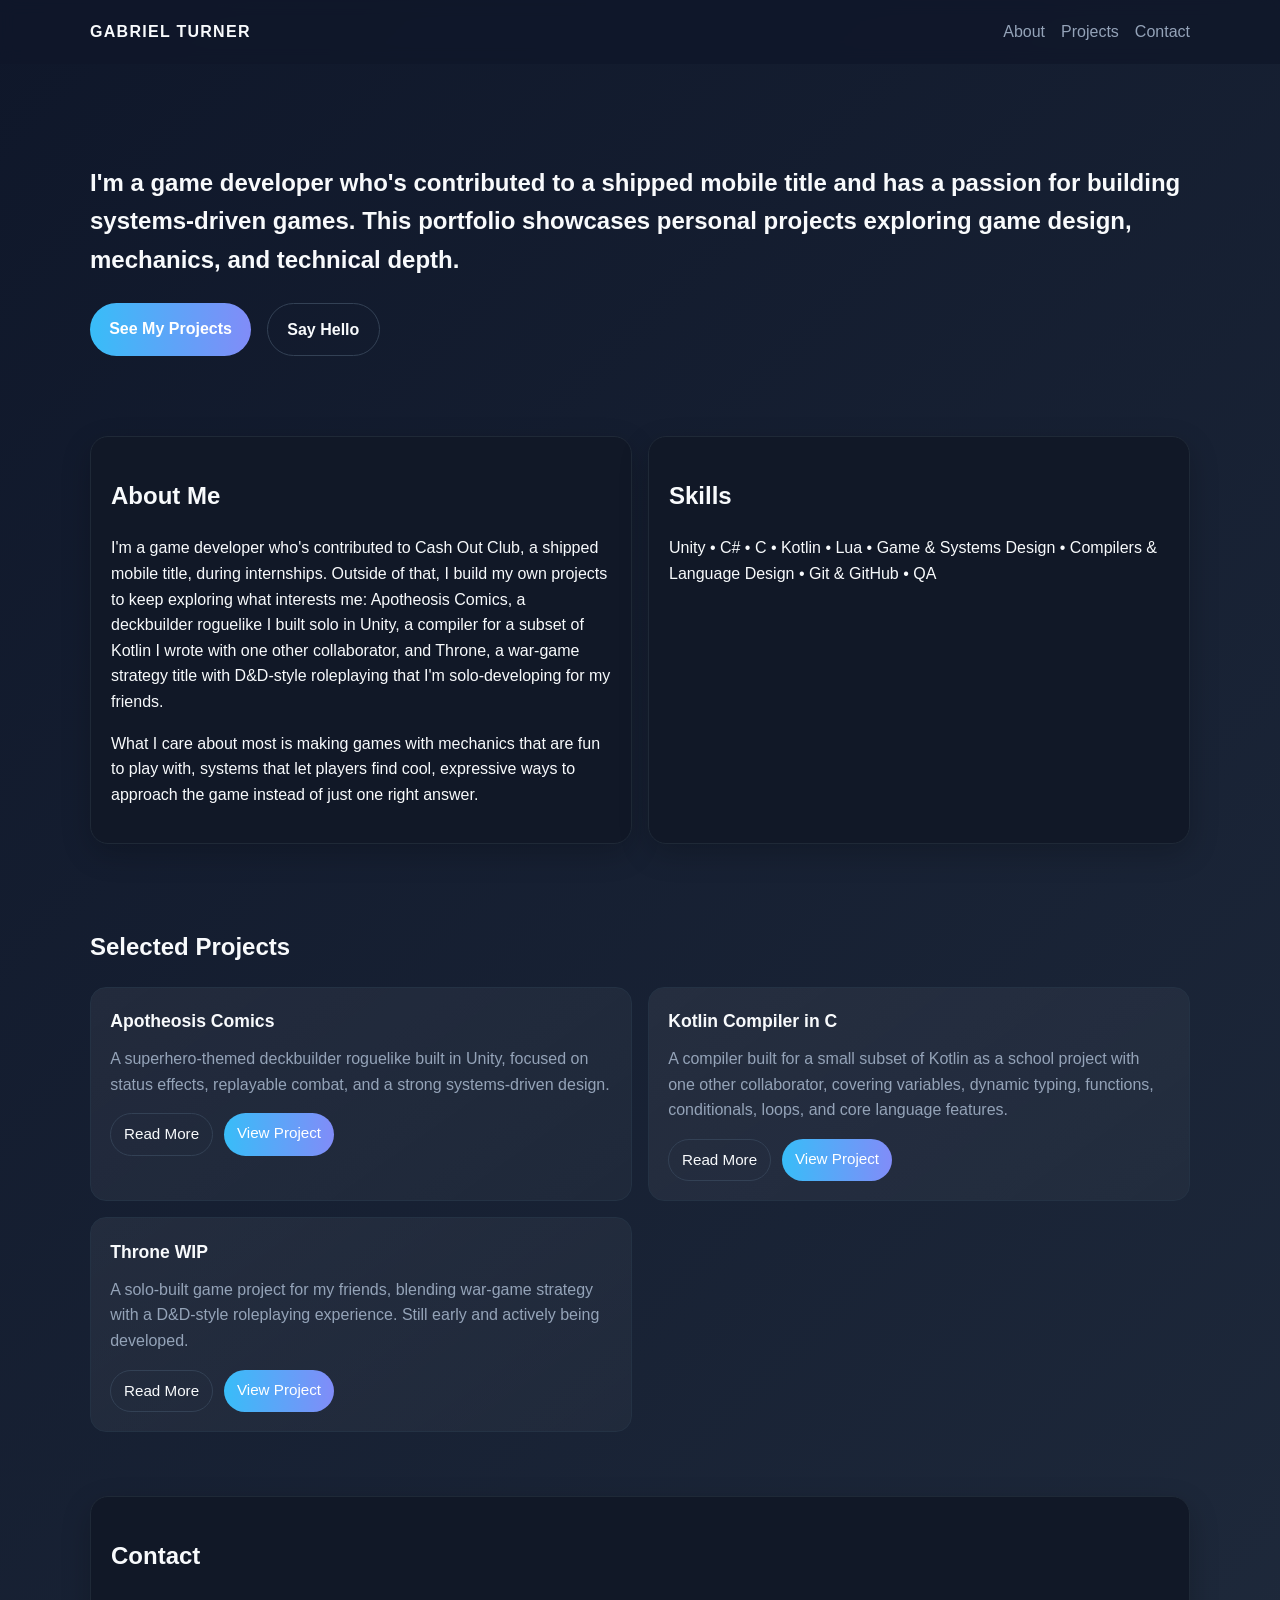
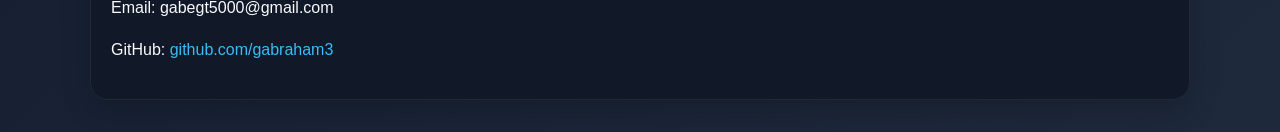
<file: index.html>
<!DOCTYPE html>
<html lang="en">
  <head>
    <meta charset="UTF-8" />
    <meta name="viewport" content="width=device-width, initial-scale=1.0" />
    <title>Gabriel Turner | Portfolio</title>
    <meta name="description" content="A simple portfolio website starter for GitHub Pages." />
    <style>
      :root {
        --bg: #0f172a;
        --card: #111827;
        --text: #f8fafc;
        --muted: #94a3b8;
        --accent: #38bdf8;
        --accent-2: #818cf8;
      }

      * { box-sizing: border-box; }
      body {
        margin: 0;
        font-family: Arial, Helvetica, sans-serif;
        background: linear-gradient(135deg, var(--bg), #1e293b);
        color: var(--text);
        line-height: 1.6;
      }

      a { color: inherit; text-decoration: none; }

      .container {
        width: min(1100px, calc(100% - 2rem));
        margin: 0 auto;
      }

      header {
        padding: 1.2rem 0;
        position: sticky;
        top: 0;
        background: rgba(15, 23, 42, 0.8);
        backdrop-filter: blur(8px);
      }

      nav {
        display: flex;
        justify-content: space-between;
        align-items: center;
      }

      .brand {
        font-weight: 700;
        letter-spacing: 0.08em;
        text-transform: uppercase;
      }

      .nav-links {
        display: flex;
        gap: 1rem;
        color: var(--muted);
      }

      .hero {
        padding: 5rem 0 3rem;
        display: grid;
        gap: 2rem;
        align-items: center;
      }

      .hero h1 {
        font-size: clamp(2rem, 4vw, 3.5rem);
        margin: 0 0 1rem;
      }

      .hero p {
        color: var(--muted);
        font-size: 1.05rem;
        max-width: 650px;
      }

      .hero-actions {
        display: flex;
        flex-wrap: wrap;
        gap: 1rem;
        margin-top: 1.5rem;
      }

      .btn {
        display: inline-block;
        padding: 0.8rem 1.2rem;
        border-radius: 999px;
        font-weight: 600;
      }

      .btn-primary {
        background: linear-gradient(90deg, var(--accent), var(--accent-2));
        color: white;
      }

      .btn-secondary {
        border: 1px solid #334155;
        color: var(--text);
      }

      .card {
        background: var(--card);
        border: 1px solid #1f2937;
        border-radius: 18px;
        padding: 1.25rem;
        box-shadow: 0 10px 30px rgba(0,0,0,0.2);
      }

      section {
        padding: 2rem 0;
      }

      .grid {
        display: grid;
        gap: 1rem;
        grid-template-columns: repeat(2, minmax(0, 1fr));
      }

      .project-list {
        display: grid;
        gap: 1rem;
        grid-template-columns: repeat(2, minmax(0, 1fr));
      }

      .project {
        padding: 1.2rem;
        border-radius: 16px;
        background: linear-gradient(145deg, rgba(255,255,255,0.06), rgba(255,255,255,0.03));
        border: 1px solid #243244;
        display: flex;
        flex-direction: column;
        gap: 0.7rem;
      }

      .project h3 {
        margin: 0;
        font-size: 1.1rem;
      }

      .project p {
        margin: 0;
        color: var(--muted);
      }

      .project-links {
        display: flex;
        flex-wrap: wrap;
        gap: 0.7rem;
        margin-top: 0.3rem;
      }

      .project-links a {
        display: inline-block;
        padding: 0.5rem 0.8rem;
        border-radius: 999px;
        border: 1px solid #334155;
        color: var(--text);
        font-size: 0.95rem;
      }

      .project-links a.primary {
        background: linear-gradient(90deg, var(--accent), var(--accent-2));
        color: white;
        border: none;
      }

      footer {
        padding: 2rem 0 3rem;
        color: var(--muted);
        text-align: center;
      }

      @media (max-width: 700px) {
        .grid,
        .project-list {
          grid-template-columns: 1fr;
        }

        .hero {
          padding-top: 3rem;
        }
      }
    </style>
  </head>
  <body>
    <header>
      <div class="container">
        <nav>
          <a href="#" class="brand">Gabriel Turner</a>
          <div class="nav-links">
            <a href="#about">About</a>
            <a href="#projects">Projects</a>
            <a href="#contact">Contact</a>
          </div>
        </nav>
      </div>
    </header>

    <main class="container">
      <section class="hero">
        <div>
          <h2>
            I'm a game developer who's contributed to a shipped mobile title and has a passion for building systems-driven games. This portfolio showcases personal projects exploring game design, mechanics, and technical depth.
          </h2>
          <div class="hero-actions">
            <a class="btn btn-primary" href="#projects">See My Projects</a>
            <a class="btn btn-secondary" href="#contact">Say Hello</a>
          </div>
        </div>
      </section>

      <section id="about">
        <div class="grid">
          <div class="card">
            <h2>About Me</h2>
            <p>
              I'm a game developer who's contributed to Cash Out Club, a shipped mobile title, during internships. Outside of that, I build my own projects to keep exploring what interests me: Apotheosis Comics, a deckbuilder roguelike I built solo in Unity, a compiler for a subset of Kotlin I wrote with one other collaborator, and Throne, a war-game strategy title with D&D-style roleplaying that I'm solo-developing for my friends.
            </p>
            <p>
              What I care about most is making games with mechanics that are fun to play with, systems that let players find cool, expressive ways to approach the game instead of just one right answer.
            </p>
          </div>
          <div class="card">
            <h2>Skills</h2>
            <p>Unity • C# • C • Kotlin • Lua • Game &amp; Systems Design • Compilers &amp; Language Design • Git &amp; GitHub • QA</p>
          </div>
        </div>
      </section>

      <section id="projects">
        <h2>Selected Projects</h2>
        <div class="project-list">
          <div class="project">
            <h3>Apotheosis Comics</h3>
            <p>A superhero-themed deckbuilder roguelike built in Unity, focused on status effects, replayable combat, and a strong systems-driven design.</p>
            <div class="project-links">
              <a href="project-unity.html">Read More</a>
              <a class="primary" href="https://github.com/gabraham3/Paragon-Comics" target="_blank" rel="noopener noreferrer">View Project</a>
            </div>
          </div>
          <div class="project">
            <h3>Kotlin Compiler in C</h3>
            <p>A compiler built for a small subset of Kotlin as a school project with one other collaborator, covering variables, dynamic typing, functions, conditionals, loops, and core language features.</p>
            <div class="project-links">
              <a href="project-compiler.html">Read More</a>
              <a class="primary" href="https://github.com/gabraham3/Kotlin-Compiler" target="_blank" rel="noopener noreferrer">View Project</a>
            </div>
          </div>
          <div class="project">
            <h3>Throne WIP</h3>
            <p>A solo-built game project for my friends, blending war-game strategy with a D&D-style roleplaying experience. Still early and actively being developed.</p>
            <div class="project-links">
              <a href="project-throne.html">Read More</a>
              <a class="primary" href="https://github.com/gabraham3/throne" target="_blank" rel="noopener noreferrer">View Project</a>
            </div>
          </div>
        </div>
      </section>

      <section id="contact">
        <div class="card">
          <h2>Contact</h2>
          <p>Email: gabegt5000@gmail.com</p>
          <p>GitHub: <a href="https://github.com/gabraham3" style="color: var(--accent);">github.com/gabraham3</a></p>
        </div>
      </section>
    </main>

  </body>
</html>
</file>
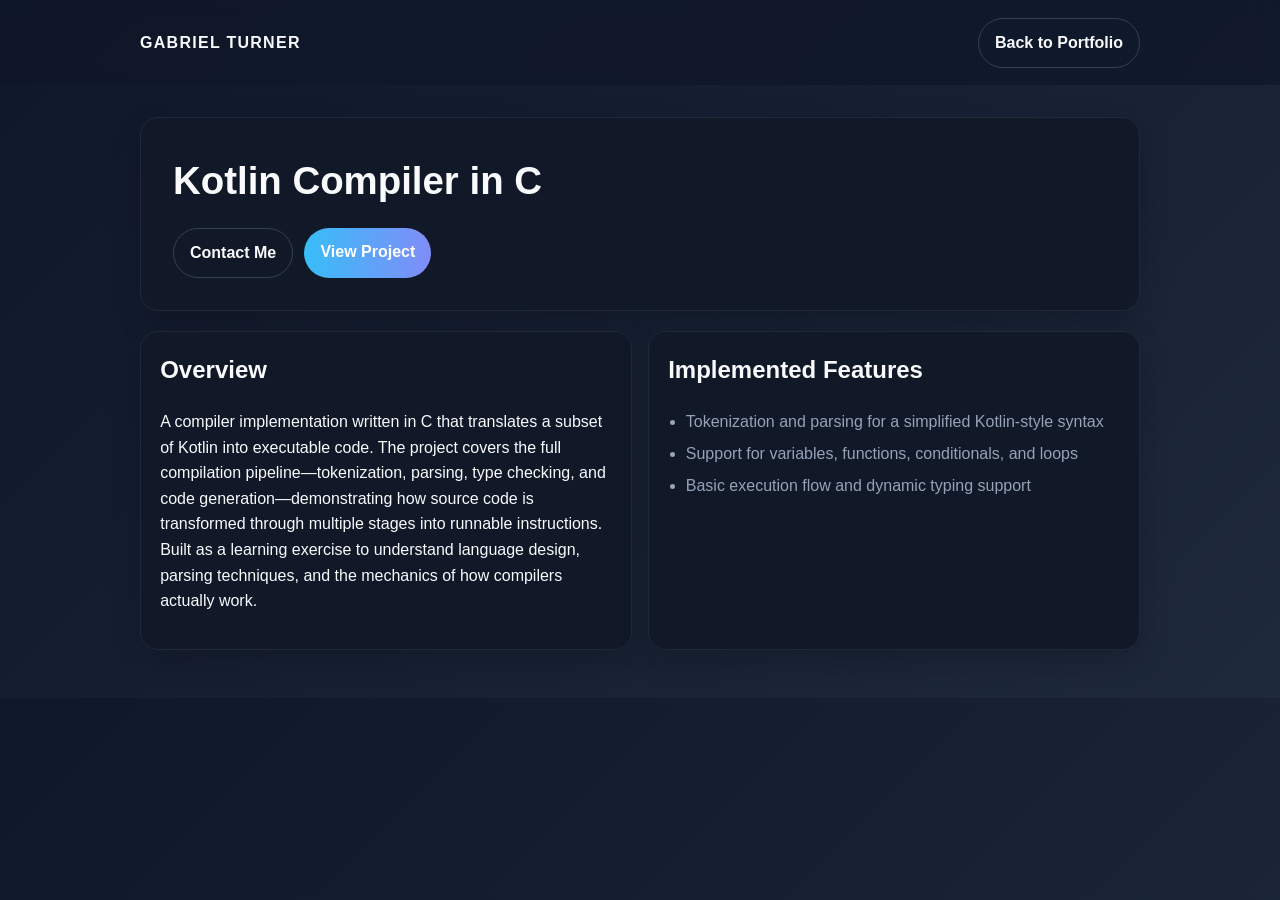
<file: project-compiler.html>
<!DOCTYPE html>
<html lang="en">
  <head>
    <meta charset="UTF-8" />
    <meta name="viewport" content="width=device-width, initial-scale=1.0" />
    <title>Kotlin Compiler in C | Gabriel Turner</title>
    <link rel="stylesheet" href="project-detail.css" />
  </head>
  <body>
    <header>
      <div class="container">
        <nav>
          <a href="index.html" class="brand">Gabriel Turner</a>
          <a href="index.html#projects" class="btn btn-secondary">Back to Portfolio</a>
        </nav>
      </div>
    </header>

    <main class="container">
      <section class="hero">
        <h1>Kotlin Compiler in C</h1>
        <div class="links">
          <a class="btn btn-secondary" href="index.html#contact">Contact Me</a>
          <a class="btn btn-primary" href="https://github.com/gabraham3/Kotlin-Compiler" target="_blank" rel="noopener noreferrer">View Project</a>
        </div>
      </section>

      <div class="grid">
        <section class="card">
          <h2>Overview</h2>
          <p>A compiler implementation written in C that translates a subset of Kotlin into executable code. The project covers the full compilation pipeline—tokenization, parsing, type checking, and code generation—demonstrating how source code is transformed through multiple stages into runnable instructions. Built as a learning exercise to understand language design, parsing techniques, and the mechanics of how compilers actually work.</p>
        </section>

        <section class="card">
          <h2>Implemented Features</h2>
          <ul>
            <li>Tokenization and parsing for a simplified Kotlin-style syntax</li>
            <li>Support for variables, functions, conditionals, and loops</li>
            <li>Basic execution flow and dynamic typing support</li>
          </ul>
        </section>
      </div>


    </main>

  </body>
</html>
</file>
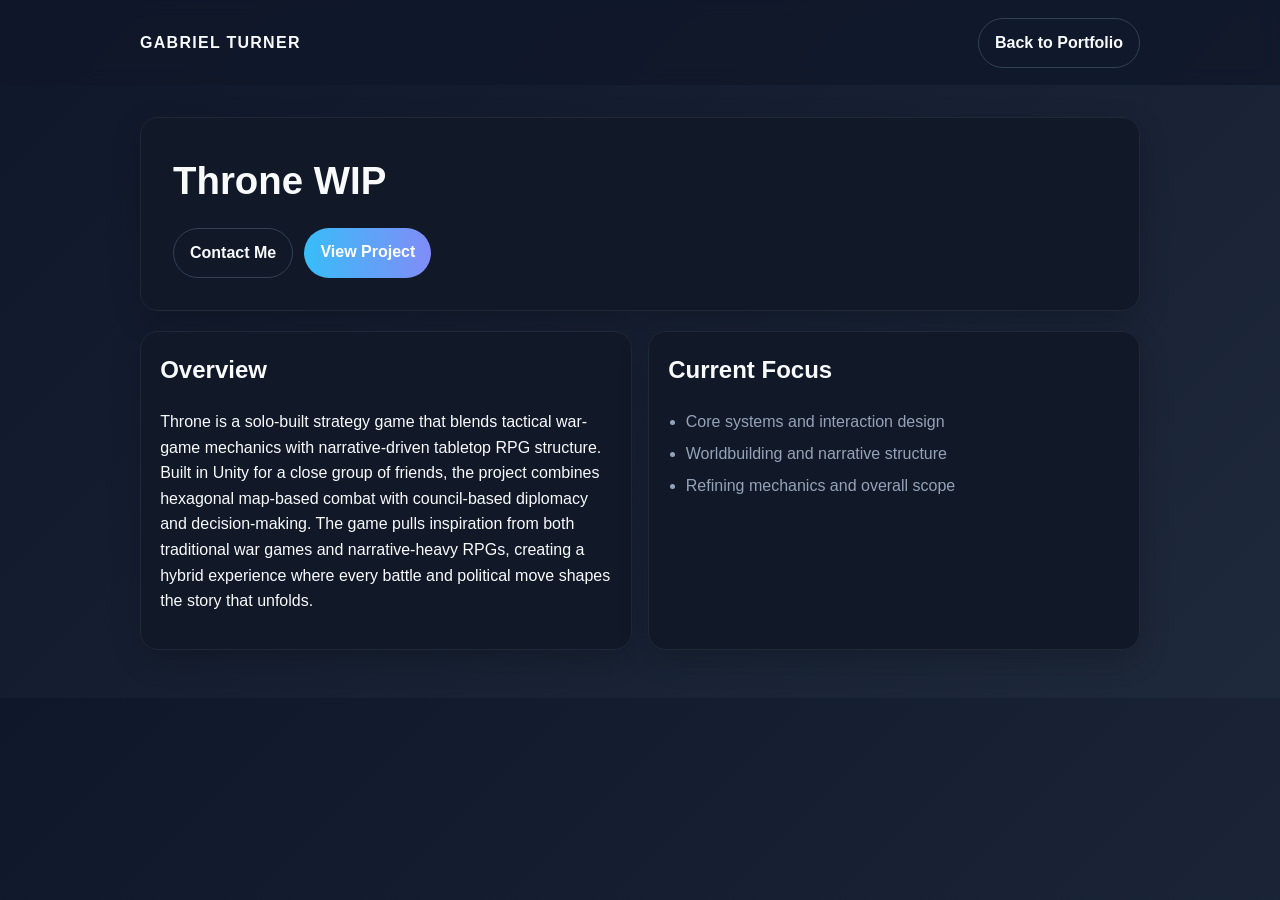
<file: project-throne.html>
<!DOCTYPE html>
<html lang="en">
  <head>
    <meta charset="UTF-8" />
    <meta name="viewport" content="width=device-width, initial-scale=1.0" />
    <title>Throne WIP | Gabriel Turner</title>
    <link rel="stylesheet" href="project-detail.css" />
  </head>
  <body>
    <header>
      <div class="container">
        <nav>
          <a href="index.html" class="brand">Gabriel Turner</a>
          <a href="index.html#projects" class="btn btn-secondary">Back to Portfolio</a>
        </nav>
      </div>
    </header>

    <main class="container">
      <section class="hero">
        <h1>Throne WIP</h1>
        <div class="links">
          <a class="btn btn-secondary" href="index.html#contact">Contact Me</a>
          <a class="btn btn-primary" href="https://github.com/gabraham3/throne" target="_blank" rel="noopener noreferrer">View Project</a>
        </div>
      </section>

      <div class="grid">
        <section class="card">
          <h2>Overview</h2>
          <p>Throne is a solo-built strategy game that blends tactical war-game mechanics with narrative-driven tabletop RPG structure. Built in Unity for a close group of friends, the project combines hexagonal map-based combat with council-based diplomacy and decision-making. The game pulls inspiration from both traditional war games and narrative-heavy RPGs, creating a hybrid experience where every battle and political move shapes the story that unfolds.</p>
        </section>

        <section class="card">
          <h2>Current Focus</h2>
          <ul>
            <li>Core systems and interaction design</li>
            <li>Worldbuilding and narrative structure</li>
            <li>Refining mechanics and overall scope</li>
          </ul>
        </section>
      </div>


    </main>
  </body>
</html>
</file>
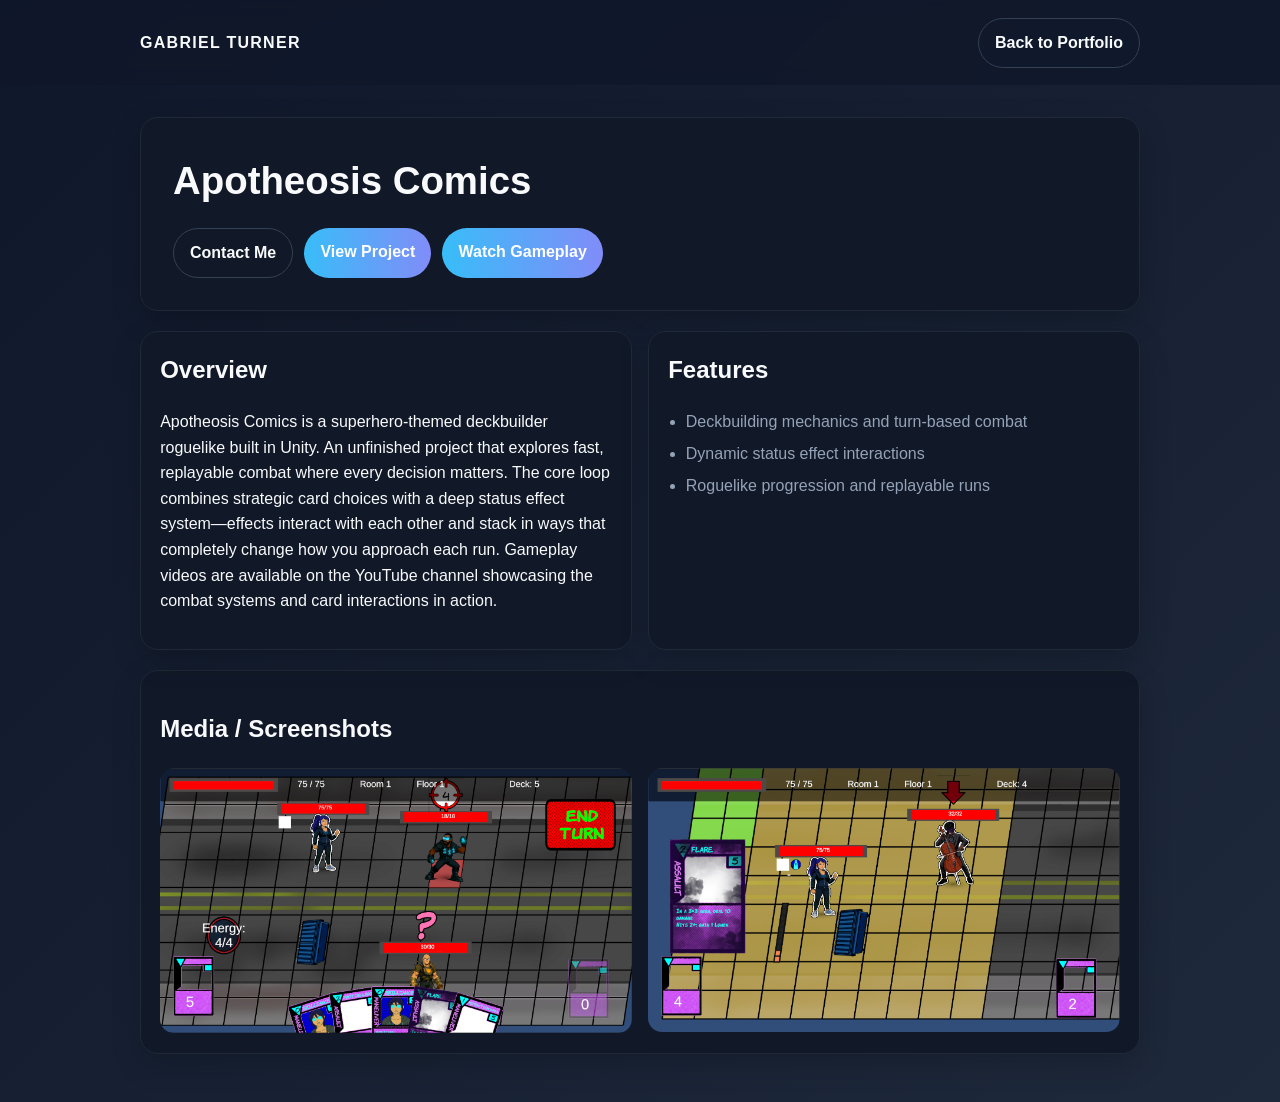
<file: project-unity.html>
<!DOCTYPE html>
<html lang="en">
  <head>
    <meta charset="UTF-8" />
    <meta name="viewport" content="width=device-width, initial-scale=1.0" />
    <title>Apotheosis Comics | Gabriel Turner</title>
    <link rel="stylesheet" href="project-detail.css" />
  </head>
  <body>
    <header>
      <div class="container">
        <nav>
          <a href="index.html" class="brand">Gabriel Turner</a>
          <a href="index.html#projects" class="btn btn-secondary">Back to Portfolio</a>
        </nav>
      </div>
    </header>

    <main class="container">
      <section class="hero">
        <h1>Apotheosis Comics</h1>
        <div class="links">
          <a class="btn btn-secondary" href="index.html#contact">Contact Me</a>
          <a class="btn btn-primary" href="https://github.com/gabraham3/Paragon-Comics" target="_blank" rel="noopener noreferrer">View Project</a>
          <a class="btn btn-primary" href="https://www.youtube.com/@ApotheosisComics" target="_blank" rel="noopener noreferrer">Watch Gameplay</a>
        </div>
      </section>

      <div class="grid">
        <section class="card">
          <h2>Overview</h2>
          <p>Apotheosis Comics is a superhero-themed deckbuilder roguelike built in Unity. An unfinished project that explores fast, replayable combat where every decision matters. The core loop combines strategic card choices with a deep status effect system—effects interact with each other and stack in ways that completely change how you approach each run. Gameplay videos are available on the YouTube channel showcasing the combat systems and card interactions in action.</p>
        </section>

        <section class="card">
          <h2>Features</h2>
          <ul>
            <li>Deckbuilding mechanics and turn-based combat</li>
            <li>Dynamic status effect interactions</li>
            <li>Roguelike progression and replayable runs</li>
          </ul>
        </section>
      </div>

      <section class="gallery">
        <h2>Media / Screenshots</h2>
        <div class="gallery-grid">
          <img src="Screenshot 2026-07-11 212559.png" alt="Apotheosis Comics gameplay" />
          <img src="Screenshot 2026-07-11 213033.png" alt="Apotheosis Comics gameplay" />
        </div>
      </section>
    </main>

  </body>
</html>
</file>
<file: project-detail.css>
:root {
  --bg: #0f172a;
  --card: #111827;
  --text: #f8fafc;
  --muted: #94a3b8;
  --accent: #38bdf8;
  --accent-2: #818cf8;
}

* { box-sizing: border-box; }
body {
  margin: 0;
  font-family: Arial, Helvetica, sans-serif;
  background: linear-gradient(135deg, var(--bg), #1e293b);
  color: var(--text);
  line-height: 1.6;
}

a { color: inherit; text-decoration: none; }

.container {
  width: min(1000px, calc(100% - 2rem));
  margin: 0 auto;
}

header {
  padding: 1.1rem 0;
  background: rgba(15, 23, 42, 0.8);
  backdrop-filter: blur(8px);
}

nav {
  display: flex;
  justify-content: space-between;
  align-items: center;
}

.brand {
  font-weight: 700;
  letter-spacing: 0.08em;
  text-transform: uppercase;
}

main { padding: 2rem 0 3rem; }

.hero, .card, .gallery {
  background: var(--card);
  border: 1px solid #1f2937;
  border-radius: 18px;
  box-shadow: 0 10px 30px rgba(0,0,0,0.2);
}

.hero {
  padding: 2rem;
  margin-bottom: 1.25rem;
}

.hero h1 { margin: 0 0 0.7rem; font-size: clamp(1.8rem, 3vw, 2.5rem); }
.hero p { color: var(--muted); margin: 0; }

.grid {
  display: grid;
  gap: 1rem;
  grid-template-columns: repeat(2, minmax(0, 1fr));
  margin-top: 1rem;
}

.card { padding: 1.2rem; }
.card h2 { margin-top: 0; }
.card ul { padding-left: 1.1rem; color: var(--muted); }
.card li { margin-bottom: 0.4rem; }

.tags {
  display: flex;
  flex-wrap: wrap;
  gap: 0.5rem;
  margin-top: 0.6rem;
}

.tag {
  display: inline-block;
  padding: 0.35rem 0.7rem;
  border-radius: 999px;
  background: rgba(255,255,255,0.06);
  border: 1px solid #243244;
  color: var(--text);
  font-size: 0.9rem;
}

.gallery {
  padding: 1.2rem;
  margin-top: 1.25rem;
}

.gallery-grid {
  display: grid;
  gap: 1rem;
  grid-template-columns: repeat(2, minmax(0, 1fr));
}

.gallery-grid img {
  max-width: 100%;
  height: auto;
  max-height: 300px;
  border-radius: 14px;
  object-fit: cover;
}

.image-card {
  border-radius: 14px;
  border: 1px solid #243244;
  background: linear-gradient(145deg, rgba(255,255,255,0.06), rgba(255,255,255,0.03));
  min-height: 160px;
  display: flex;
  align-items: center;
  justify-content: center;
  color: var(--muted);
  text-align: center;
  padding: 1rem;
}

.links {
  display: flex;
  flex-wrap: wrap;
  gap: 0.7rem;
  margin-top: 1rem;
}

.btn {
  display: inline-block;
  padding: 0.7rem 1rem;
  border-radius: 999px;
  font-weight: 600;
}

.btn-primary {
  background: linear-gradient(90deg, var(--accent), var(--accent-2));
  color: white;
}

.btn-secondary {
  border: 1px solid #334155;
  color: var(--text);
}

footer {
  padding: 1.5rem 0 2rem;
  color: var(--muted);
  text-align: center;
}

@media (max-width: 700px) {
  .grid, .gallery-grid { grid-template-columns: 1fr; }
}
</file>
